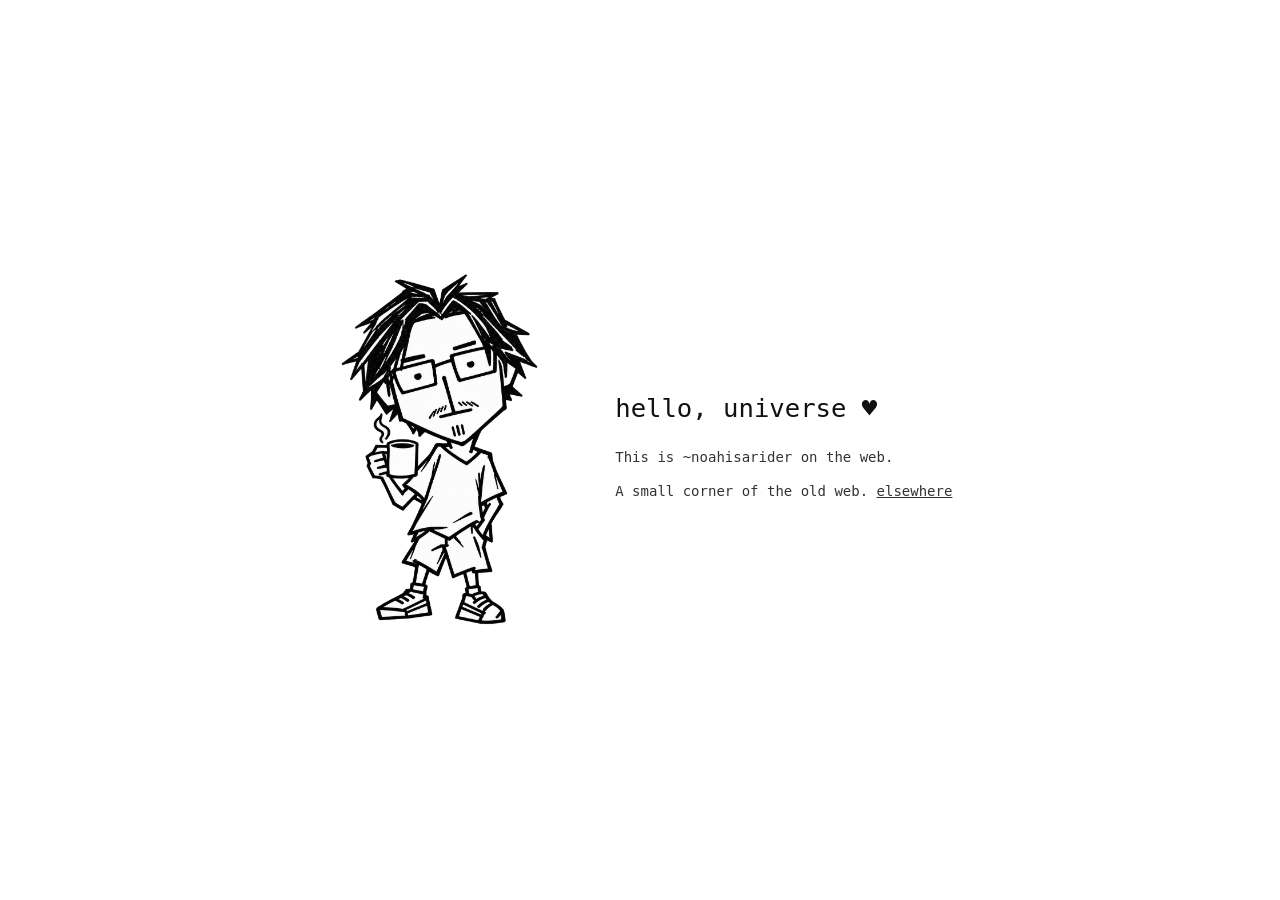
<file: index.html>
<!doctype html>
<html lang="en"><head><meta charset="utf-8"><meta name="viewport" content="width=device-width,initial-scale=1"><title>~noahisarider &lt;3</title><link rel="icon" type="image/png" href="favicon.png?v=3"><link rel="stylesheet" href="field.css"></head>
<body><main id="home"><a id="enter" href="game.html" aria-label="Enter the field"><img src="coffee.png" draggable="false" alt="A doodle of Noah holding coffee"></a><div><h1>hello, universe ♥</h1><p>This is ~noahisarider on the web.</p><p>A small corner of the old web. <a href="https://noahisarider.pages.dev/">elsewhere</a></p></div></main></body></html>
</file>
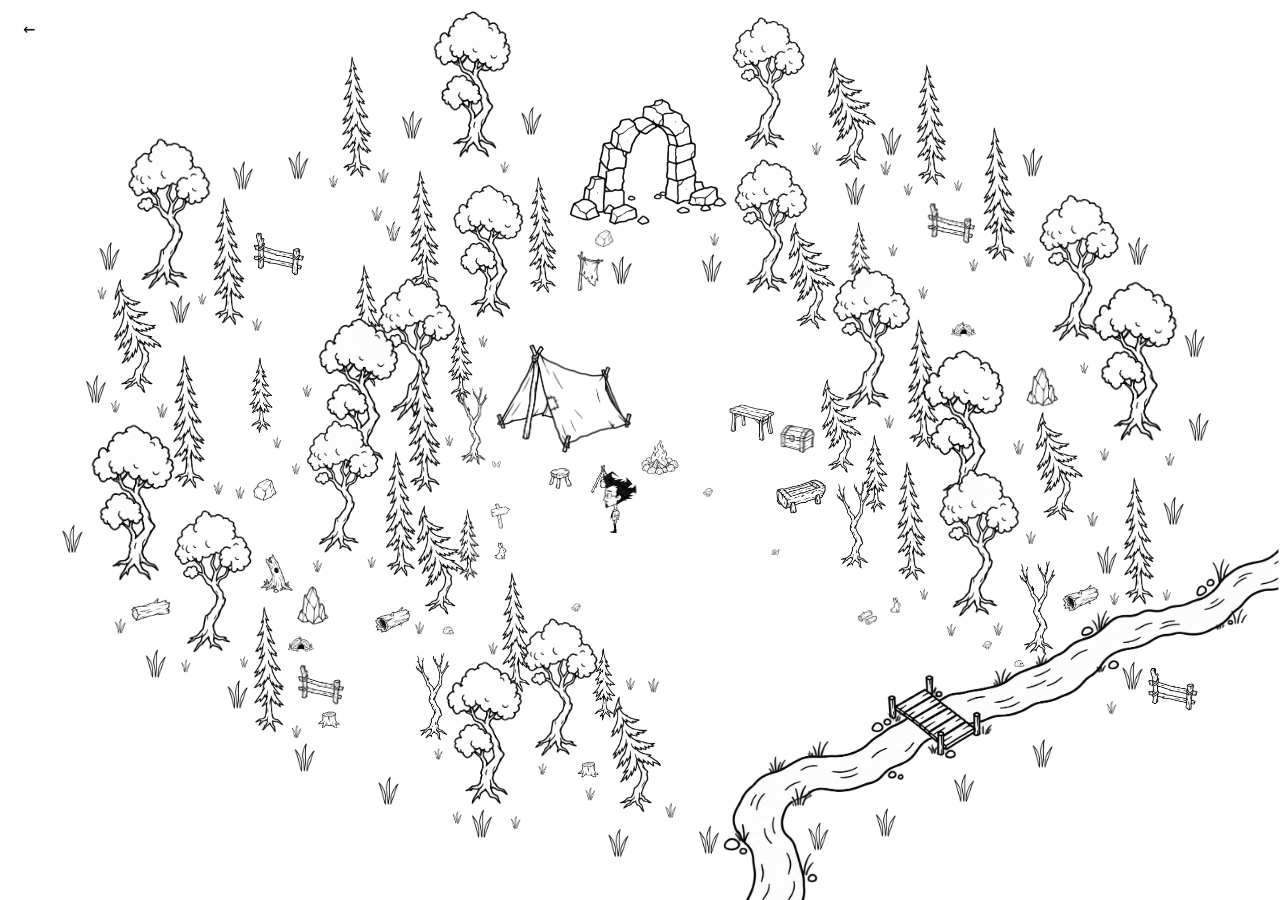
<file: game.html>
<!doctype html>
<html lang="en">
<head><meta charset="utf-8"><meta name="viewport" content="width=device-width,initial-scale=1"><title>hello, universe</title><link rel="icon" type="image/png" href="favicon.png?v=3"><link rel="stylesheet" href="field.css"></head>
<body><main id="field" aria-label="The idle field"><div id="viewport"><div id="world"><div id="objects"></div><div id="player"><div id="stride"><div id="puppet"></div></div></div></div></div><a id="leave" href="index.html" aria-label="Back home">←</a></main><script src="assets/sprites.js"></script><script src="world-layout.js"></script><script src="field.js"></script></body>
</html>
</file>
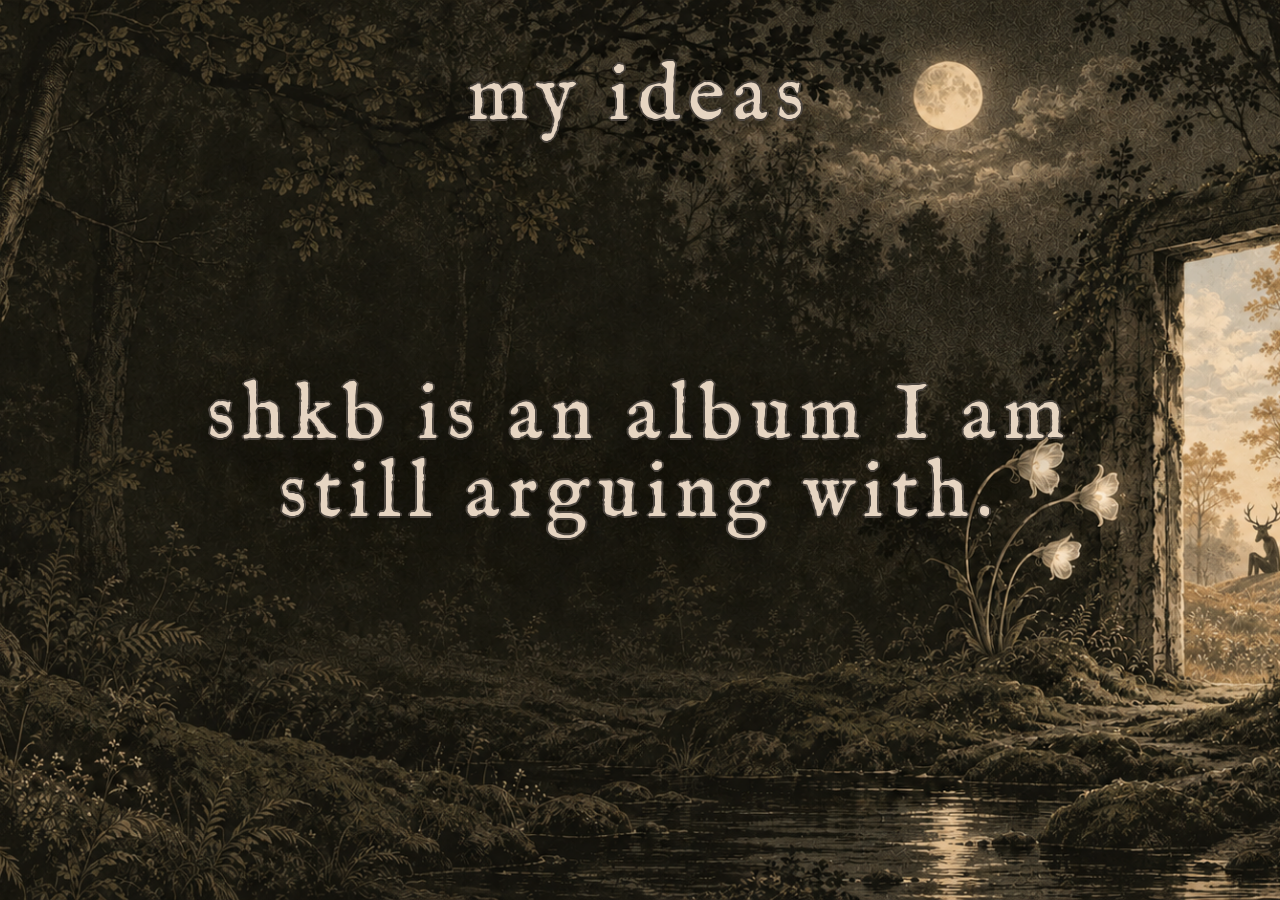
<file: ideas.html>
<!doctype html>
<html lang="en">
<head>
<meta charset="utf-8">
<meta name="viewport" content="width=device-width,initial-scale=1">
<title>my ideas</title>
<meta name="description" content="shkb is an album I am still arguing with.">
<meta name="theme-color" content="#12100d">
<link rel="icon" type="image/png" href="favicon.png?v=3">
<link rel="stylesheet" href="rooms.css">
</head>
<body class="ideas">
<a class="skip" href="#plate">Skip to the plate</a>

<div class="plate" id="plate">
  <h1>my ideas</h1>
  <div class="aside">
    <p>shkb is an album I am still arguing with.</p>
  </div>

</div>
</body>
</html>
</file>
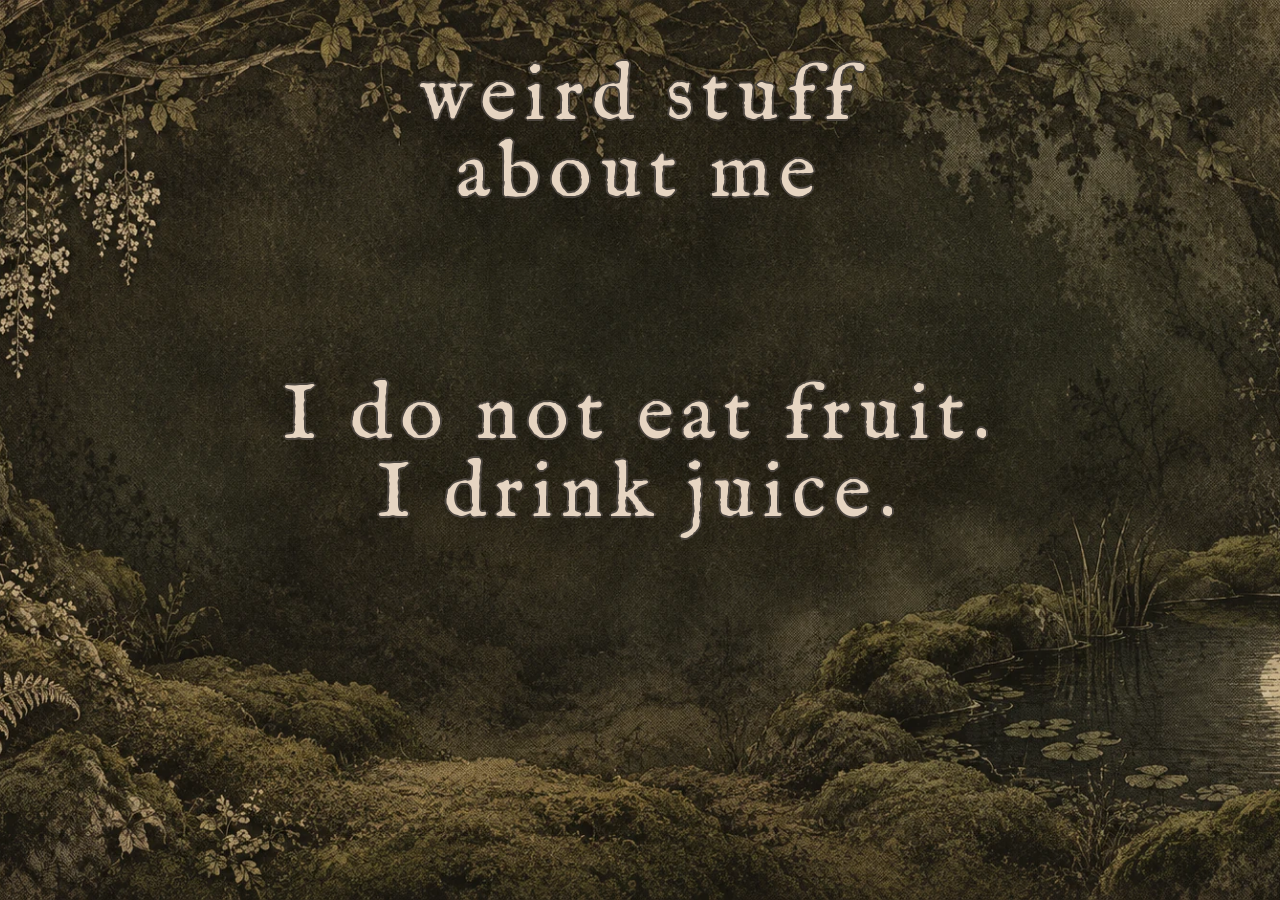
<file: weird.html>
<!doctype html>
<html lang="en">
<head>
<meta charset="utf-8">
<meta name="viewport" content="width=device-width,initial-scale=1">
<title>weird stuff about me</title>
<meta name="description" content="I do not eat fruit. I drink juice.">
<meta name="theme-color" content="#12100d">
<link rel="icon" type="image/png" href="favicon.png?v=3">
<link rel="stylesheet" href="rooms.css">
</head>
<body class="weird">
<a class="skip" href="#plate">Skip to the plate</a>

<div class="plate" id="plate">
  <h1>weird stuff<br>about me</h1>
  <div class="aside">
    <p>I do not eat fruit.<br>I drink juice.</p>
  </div>
</div>
</body>
</html>
</file>
<file: field.css>
* { box-sizing: border-box; }
html, body { margin: 0; width: 100%; height: 100%; overflow: hidden; background: #fff; color: #111; }
body, button { font: 14px/1.7 ui-monospace, "Cascadia Mono", Menlo, monospace; }
button { color: inherit; cursor: pointer; }
button:focus-visible, #enter:focus-visible, #leave:focus-visible { outline: 2px dashed #111; outline-offset: 6px; }
[hidden] { display: none !important; }
#home { position: fixed; inset: 0; display: flex; align-items: center; justify-content: center; gap: clamp(2rem,5vw,4rem); padding: 2rem; background: white; z-index: 10; }
#enter { padding: 0; border: 0; background: transparent; -webkit-tap-highlight-color: transparent; }
#enter img { display: block; height: clamp(150px,40vh,360px); width: auto; }
h1 { font-size: 1.6rem; font-weight: 500; margin: 0 0 1rem; }
p { margin: 0 0 .6rem; color: #333; }
a { color: inherit; }
#field, #viewport { position: absolute; inset: 0; overflow: hidden; }
#viewport { inset: auto; left: 50%; top: 50%; transform: translate(-50%,-50%); touch-action: none; cursor: crosshair; }
#world { position: absolute; width: 3200px; height: 2200px; transform-origin: 0 0; }
#objects { position: absolute; inset: 0; pointer-events: none; }
.scenery { position: absolute; display: block; user-select: none; pointer-events: none; transform-origin: 50% 97%; }
.tree { animation: tree-sway 6s ease-in-out infinite alternate; }
.plant { animation: plant-sway 4s ease-in-out infinite alternate; }
.fire { animation: flicker .8s ease-in-out infinite alternate; }
.resource { pointer-events: auto; cursor: pointer; }
.resource.spent { opacity: .4; }
.resource.hit { animation: hit .3s ease-out; }
.animal-rabbit { animation: rabbit-hop 7s ease-in-out infinite; }
.animal-snail { animation: snail-creep 18s ease-in-out infinite alternate; }
.animal-hedgehog { animation: flicker 3s ease-in-out infinite alternate; }
.animal-butterfly { animation: butterfly 1.3s ease-in-out infinite alternate; }
.bird-wing { position:absolute; width:48%; height:auto; left:26%; top:34%; transform-origin:18% 50%; animation:wing 2.5s ease-in-out infinite alternate; }
@keyframes rabbit-hop { 0%,70%,100% { transform:translateY(0); } 75%,85% { transform:translateY(-4px); } 80%,90% { transform:translateY(0); } }
@keyframes snail-creep { to { transform:translateX(8px); } }
@keyframes butterfly { to { transform:translateY(-5px) scaleX(.65); } }
@keyframes wing { 70%,100% { transform:rotate(-17deg); } }
@keyframes tree-sway { from { transform: rotate(-.35deg); } to { transform: rotate(.5deg); } }
@keyframes plant-sway { to { transform: rotate(2deg); } }
@keyframes flicker { to { transform: scale(.98,1.04); } }
@keyframes hit { 50% { transform: rotate(-2deg) translateY(1px); } }

/* All parts attach to the same shoulder/hip coordinates, measured from cropped artwork. */
#player { position: absolute; width: 100px; height: 154px; transform: translate(-50%,-100%); pointer-events: none; }
#stride, #puppet { position: absolute; width: 100px; height: 154px; transform-origin: 50% 100%; }
#puppet.left { transform: scaleX(-1); }
.part { position: absolute; display: block; object-fit: fill; user-select: none; }
.part.head { left: 6.55px; top: 0; width: 80px; height: 96px; z-index: 8; transform-origin: 54.3% 96%; }
#puppet[data-view="back"] .head { left: 10.96px; }
.part.torso { left: 32px; top: 90px; width: 36px; height: 37px; z-index: 5; }
.part.arm-left { left: 32px; top: 99px; width: 10px; height: 35px; z-index: 4; transform-origin: 50% 40%; scale: -1 1; }
.part.arm-right { left: 58px; top: 99px; width: 10px; height: 35px; z-index: 4; transform-origin: 50% 40%; }
.part.leg-left { left: 39px; top: 117px; width: 10px; height: 37px; z-index: 3; transform-origin: 50% 8%; }
.part.leg-right { left: 51px; top: 117px; width: 10px; height: 37px; z-index: 3; transform-origin: 50% 8%; }
.part.arm-left,.part.arm-right { clip-path: inset(40% 0 0); }
#puppet[data-view="side"] .head { left: .6px; width: 84px; }
#puppet[data-view="side"] .torso { left: 43px; top: 90px; width: 23px; height: 37px; }
#puppet[data-view="side"] .arm-left { left: 46px; top: 99px; width: 13px; height: 35px; z-index: 2; scale: 1; }
#puppet[data-view="side"] .arm-right { left: 46px; top: 99px; width: 13px; height: 35px; z-index: 6; }
#puppet[data-view="side"] .leg-left { left: 50px; top: 117px; width: 16px; height: 37px; z-index: 2; transform-origin: 25% 8%; }
#puppet[data-view="side"] .leg-right { left: 52px; top: 117px; width: 16px; height: 37px; z-index: 3; transform-origin: 25% 8%; }
#player.walking #stride { animation: body-hop .34s ease-in-out infinite; }
.walking .head { animation: none; }
.walking .arm-left { animation: front-arm .34s ease-in-out infinite alternate; }
.walking .arm-right { animation: front-arm .34s ease-in-out infinite alternate-reverse; }
.walking .leg-left { animation: front-leg .34s ease-in-out infinite alternate; }
.walking .leg-right { animation: front-leg .34s ease-in-out infinite alternate-reverse; }
.walking[data-view="side"] .arm-left { animation-name: side-arm; }
.walking[data-view="side"] .arm-right { animation-name: side-arm; }
.walking[data-view="side"] .leg-left { animation-name: side-leg; }
.walking[data-view="side"] .leg-right { animation-name: side-leg; }
.working .arm-right { animation: gather .36s ease-in-out infinite alternate; }
@keyframes body-hop { 0%,100% { transform: translateY(0) scale(1.025,.96); } 45% { transform: translateY(-7px) scale(.99,1.025); } 70% { transform: translateY(-4px) scale(1,1.01); } }
@keyframes front-arm { from { transform: translateY(1px) rotate(-2deg); } to { transform: translateY(-1px) rotate(2deg); } }
@keyframes front-leg { from { transform: translateY(0) scaleY(1); } to { transform: translateY(-3px) scaleY(.96); } }
@keyframes side-arm { from { transform: rotate(-19deg); } to { transform: rotate(19deg); } }
@keyframes side-leg { from { transform: rotate(-22deg); } to { transform: rotate(22deg); } }
@keyframes gather { to { transform: rotate(-48deg); } }

#leave { position: absolute; top: 18px; left: 23px; padding: 0; border: 0; background: #fff; font-size: 20px; line-height: 1; z-index: 2; text-decoration: none; }
@media(prefers-reduced-motion:reduce) { .tree,.plant,.fire,.part,.animal,.bird-wing,#stride { animation: none !important; } }
@media(max-width:640px) { #home { flex-direction: column; text-align: center; gap: 1.5rem; } h1 { font-size: 1.4rem; } #leave { left: 16px; } }

/* Three camp objects open a room. The anchor is the object's own box.
   No hover state on purpose: the drawing is the link. */
.door { position: absolute; display: block; pointer-events: auto; -webkit-tap-highlight-color: transparent; }
.door > img { display: block; }
.door:focus-visible { outline: 2px dashed #111; outline-offset: 6px; }
</file>
<file: rooms.css>
/* ============================================================
   rooms.css — two plates behind the field
   A painted plate fills the window. One line of type sits on it,
   set in the same hand and the same size as the title. Nothing else.
   ============================================================ */

@font-face {
  font-family: "Fell";
  src: url("assets/fonts/IMFellEnglish-normal-400.woff2") format("woff2");
  font-weight: 400;
  font-style: normal;
  font-display: swap;
}
@font-face {
  font-family: "Fell";
  src: url("assets/fonts/IMFellEnglish-italic-400.woff2") format("woff2");
  font-weight: 400;
  font-style: italic;
  font-display: swap;
}

:root {
  --cream: #e6d5c2;
  --edge: #4c4640;
  --display: "Fell", "Palatino Linotype", "Book Antiqua", Georgia, serif;
  --set-size: clamp(2.4rem, 6.2vw, 5.4rem);
}

* { box-sizing: border-box; }

html, body { height: 100%; }

body {
  margin: 0;
  overflow: hidden;
  background-color: #12100d;
  background-position: center center;
  background-size: cover;
  background-repeat: no-repeat;
  color: var(--cream);
  font-family: var(--display);
}

body.weird { background-image: url("assets/rooms/bg-weird.webp"); }
body.ideas { background-image: url("assets/rooms/bg-ideas.webp?v=f8f1f8e9"); }

::selection { color: #d1ded8; background-color: #483e49; }

.skip { position: absolute; left: -9999px; }
.skip:focus { left: 1rem; top: 1rem; z-index: 99; padding: .4rem .8rem; background: #2e302e; color: var(--cream); }

.plate {
  position: relative;
  width: 100%;
  height: 100%;
  min-height: 100svh;
}

/* title and the line under it share one setting */

h1,
.aside {
  margin: 0;
  font-weight: 400;
  font-size: var(--set-size);
  line-height: .98;
  letter-spacing: .1em;
  text-align: center;
  color: var(--cream);
  text-shadow:
    0 -2px var(--edge),
    2px 0 var(--edge),
    0 2px var(--edge),
    -2px 0 var(--edge),
    0 20px 46px rgb(0 0 0 / 55%);
}
h1 { width: min(88vw, 20ch); }
.aside { width: min(88vw, 26ch); }
.aside p { margin: 0; }

h1 {
  position: absolute;
  left: 50%;
  top: 6.5vh;
  transform: translateX(-50%);
}

.aside {
  position: absolute;
  left: 50%;
  top: 42vh;
  transform: translateX(-50%);
}

@media (max-width: 820px) {
  body { overflow: auto; }
  h1 { position: static; transform: none; width: auto; margin: 5vh 1.2rem 0; font-size: clamp(1.9rem, 9vw, 3rem); }
  .aside { position: static; transform: none; width: auto; margin: 1.6rem 1.2rem 0; font-size: clamp(1.9rem, 9vw, 3rem); text-align: left; }
}

@media (prefers-reduced-motion: reduce) {
  * { transition: none !important; animation: none !important; }
}
</file>
